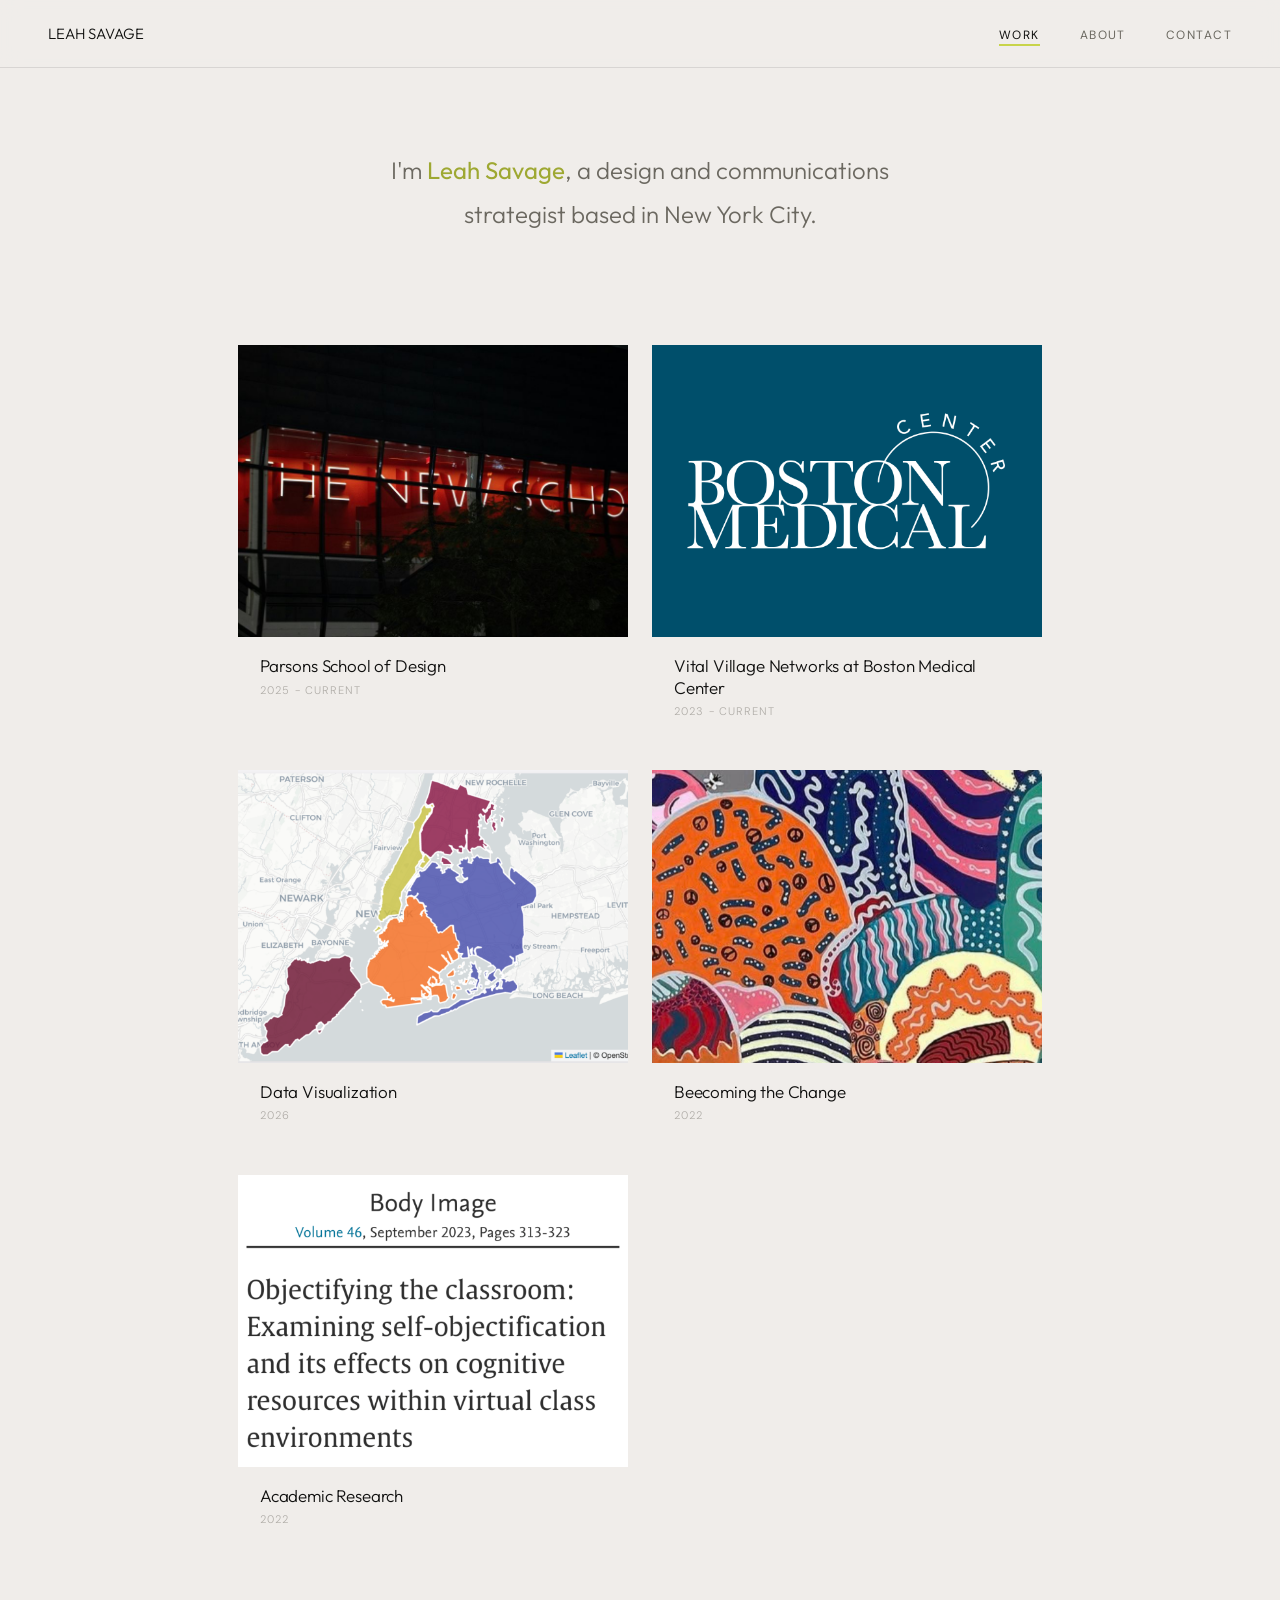
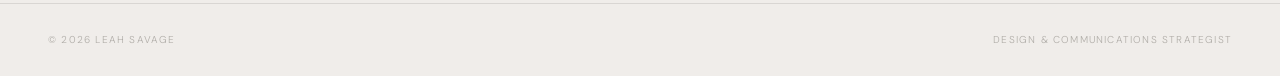
<file: index.html>
<!DOCTYPE html>
<html lang="en">
<head>
  <meta charset="UTF-8" />
  <meta name="viewport" content="width=device-width, initial-scale=1.0" />
  <title>Leah Savage</title>
  <link rel="stylesheet" href="style.css" />
  <style>
    .work-grid .work-card { opacity: 0; transform: translateY(14px); animation: fadeUp 0.6s ease forwards; }
    .work-grid .work-card:nth-child(1)  { animation-delay: 0.12s; }
    .work-grid .work-card:nth-child(2)  { animation-delay: 0.18s; }
    .work-grid .work-card:nth-child(3)  { animation-delay: 0.24s; }
    .work-grid .work-card:nth-child(4)  { animation-delay: 0.30s; }
    .work-grid .work-card:nth-child(5)  { animation-delay: 0.36s; }
    .work-grid .work-card:nth-child(6)  { animation-delay: 0.42s; }
    .work-grid .work-card:nth-child(7)  { animation-delay: 0.48s; }
    .work-grid .work-card:nth-child(8)  { animation-delay: 0.54s; }
    .work-grid .work-card:nth-child(9)  { animation-delay: 0.60s; }
    .work-grid .work-card:nth-child(10) { animation-delay: 0.66s; }
  </style>
</head>
<body>

<nav>
  <a href="index.html" class="nav-name">Leah Savage</a>
  <ul class="nav-links">
    <li><a href="index.html" class="active">Work</a></li>
    <li><a href="about.html">About</a></li>
    <li><a href="contact.html">Contact</a></li>
  </ul>
</nav>

<main class="page">

<div class="work-hero fade-in">
  <p class="work-hero-statement">
    I'm <span class="name">Leah Savage</span>, a design and communications strategist based in New York City.
  </p>
</div>

  <div class="work-grid">

   
      <a href="work-01.html" class="work-card">
  <div class="work-card-thumb">
    <img src="images/work-01.jpg" alt="Parsons School of Design" />
  </div>
  <div class="work-card-info">
    <div class="work-card-title">Parsons School of Design</div>
    <div class="work-card-year">2025 - Current</div>
  </div>
</a>
    </a>

    <a href="work-02.html" class="work-card">
      <div class="work-card-thumb">
        <img src="images/work-02.png" alt="Project Title Two" />
      </div>
        <div class="work-card-info">
    <div class="work-card-title">Vital Village Networks at Boston Medical Center</div>
    <div class="work-card-year">2023 - Current</div>
      </div>
    </a>

    <a href="work-03.html" class="work-card">
       <div class="work-card-thumb">
        <img src="images/work-03.png" alt="Project Title Two" />
      </div>
        <div class="work-card-info">
    <div class="work-card-title">Data Visualization</div>
    <div class="work-card-year">2026</div>
      </div>
    </a>

      <a href="work-04.html" class="work-card">
       <div class="work-card-thumb">
        <img src="images/work-04.png" alt="Project Title Two" />
      </div>
        <div class="work-card-info">
    <div class="work-card-title">Beecoming the Change</div>
    <div class="work-card-year">2022</div>
      </div>
    </a>

      <a href="work-05.html" class="work-card">
       <div class="work-card-thumb">
        <img src="images/work-05-cover2.png" alt="Project Title Two" />
      </div>
        <div class="work-card-info">
    <div class="work-card-title">Academic Research</div>
    <div class="work-card-year">2022</div>
      </div>
    </a>

  

  </div>

  <footer>
    <p>© 2026 Leah Savage</p>
    <p>Design & Communications Strategist</p>
  </footer>

</main>

<script>
function initNav() {
  const links = document.querySelectorAll('.nav-links a');
  const current = window.location.pathname.split('/').pop() || 'index.html';
  links.forEach(link => {
    if (link.getAttribute('href') === current) link.classList.add('active');
  });
}
document.addEventListener('DOMContentLoaded', initNav);
</script>
</body>
</html>
</file>
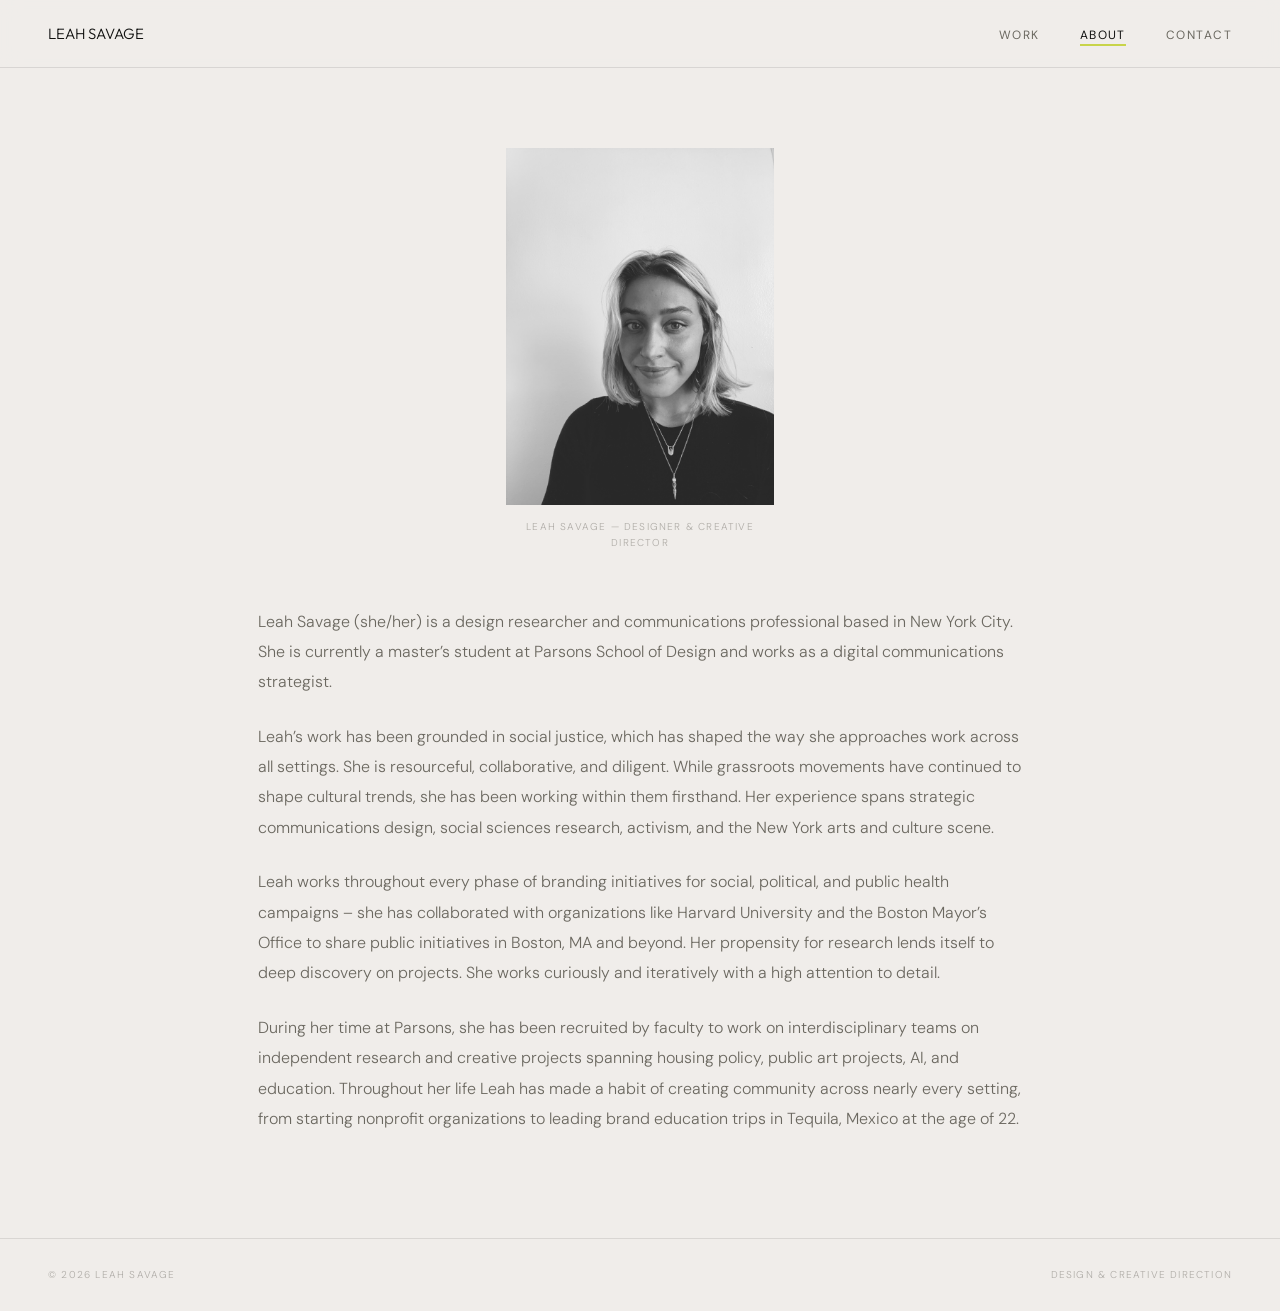
<file: about.html>
<!DOCTYPE html>
<html lang="en">
<head>
  <meta charset="UTF-8" />
  <meta name="viewport" content="width=device-width, initial-scale=1.0" />
  <title>About — Leah Savage</title>
  <link rel="stylesheet" href="style.css" />
</head>
<body>
<nav>
  <a href="index.html" class="nav-name">Leah Savage</a>
  <ul class="nav-links">
    <li><a href="index.html">Work</a></li>
    <li><a href="about.html" class="active">About</a></li>
    <li><a href="contact.html">Contact</a></li>
  </ul>
</nav>

<main class="page">
  <div class="about-layout">

    <div class="about-image-block fade-in">
      <div class="about-image">
      <img src="images/LS-headshot.JPG" alt="Leah Savage" />        <svg width="100%" height="100%" viewBox="0 0 400 533" xmlns="http://www.w3.org/2000/svg">
          <rect width="400" height="533" fill="#E8E4DF"/>
          <text x="200" y="280" fill="#B0ADA8" font-size="12" text-anchor="middle"
            font-family="'DM Sans', sans-serif" font-weight="300" letter-spacing="3">
            Your photo here
          </text>
        </svg>
      </div>
      <p class="about-image-caption">Leah Savage — Designer &amp; Creative Director</p>
    </div>

    <div class="about-text">
      <div class="about-body-text fade-in">
        <p> Leah Savage (she/her) is a design researcher and communications professional based in New York City. She is currently a master’s student at Parsons School of Design and works as a digital communications strategist.</p>
        <p>Leah’s work has been grounded in social justice, which has shaped the way she approaches work across all settings. She is resourceful, collaborative, and diligent. While grassroots movements have continued to shape cultural trends, she has been working within them firsthand. Her experience spans strategic communications design, social sciences research, activism, and the New York arts and culture scene.</p>
        <p>Leah works throughout every phase of branding initiatives for social, political, and public health campaigns – she has collaborated with organizations like Harvard University and the Boston Mayor’s Office to share public initiatives in Boston, MA and beyond. Her propensity for research lends itself to deep discovery on projects. She works curiously and iteratively with a high attention to detail.</p>
        <p>During her time at Parsons, she has been recruited by faculty to work on interdisciplinary teams on independent research and creative projects spanning housing policy, public art projects, AI, and education. Throughout her life Leah has made a habit of creating community across nearly every setting, from starting nonprofit organizations to leading brand education trips in Tequila, Mexico at the age of 22.</p>
      </div>
    </div>

  </div>

  <footer>
    <p>© 2026 Leah Savage</p>
    <p>Design & Creative Direction</p>
  </footer>
</main>
</body>
</html>
</file>
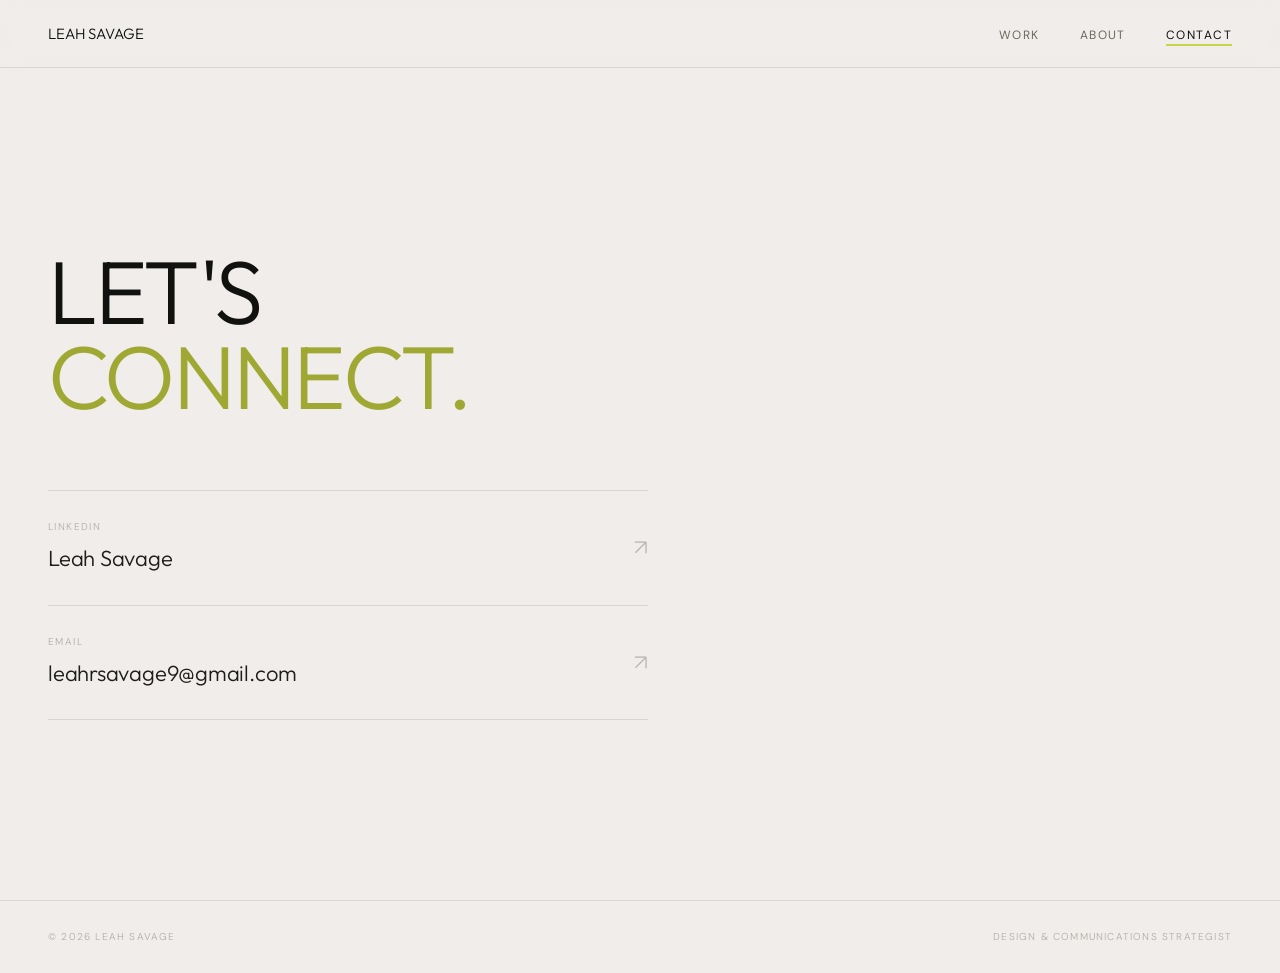
<file: contact.html>
<!DOCTYPE html>
<html lang="en">
<head>
  <meta charset="UTF-8" />
  <meta name="viewport" content="width=device-width, initial-scale=1.0" />
  <title>Contact — Leah Savage</title>
  <link rel="stylesheet" href="style.css" />
</head>
<body>
<nav>
  <a href="index.html" class="nav-name">Leah Savage</a>
  <ul class="nav-links">
    <li><a href="index.html">Work</a></li>
    <li><a href="about.html">About</a></li>
    <li><a href="contact.html" class="active">Contact</a></li>
  </ul>
</nav>

<main class="page">
  <div class="contact-layout">
    <h1 class="fade-in">Let's<br><span>connect.</span></h1>
    <div class="contact-links">
      <a href="https://www.linkedin.com/in/leah-savage-1866381a3/" target="_blank" rel="noopener" class="contact-link fade-in">
        <div>
          <div class="contact-link-label">LinkedIn</div>
          <div class="contact-link-value">Leah Savage</div>
        </div>
        <div class="contact-link-arrow">↗</div>
      </a>
      <a href="mailto:your@email.com" class="contact-link fade-in">
        <div>
          <div class="contact-link-label">Email</div>
          <div class="contact-link-value">leahrsavage9@gmail.com</div>
        </div>
        <div class="contact-link-arrow">↗</div>
      </a>
    </div>
  </div>

  <footer>
    <p>© 2026 Leah Savage</p>
    <p>Design & Communications Strategist</p>
  </footer>
</main>
</body>
</html>
</file>
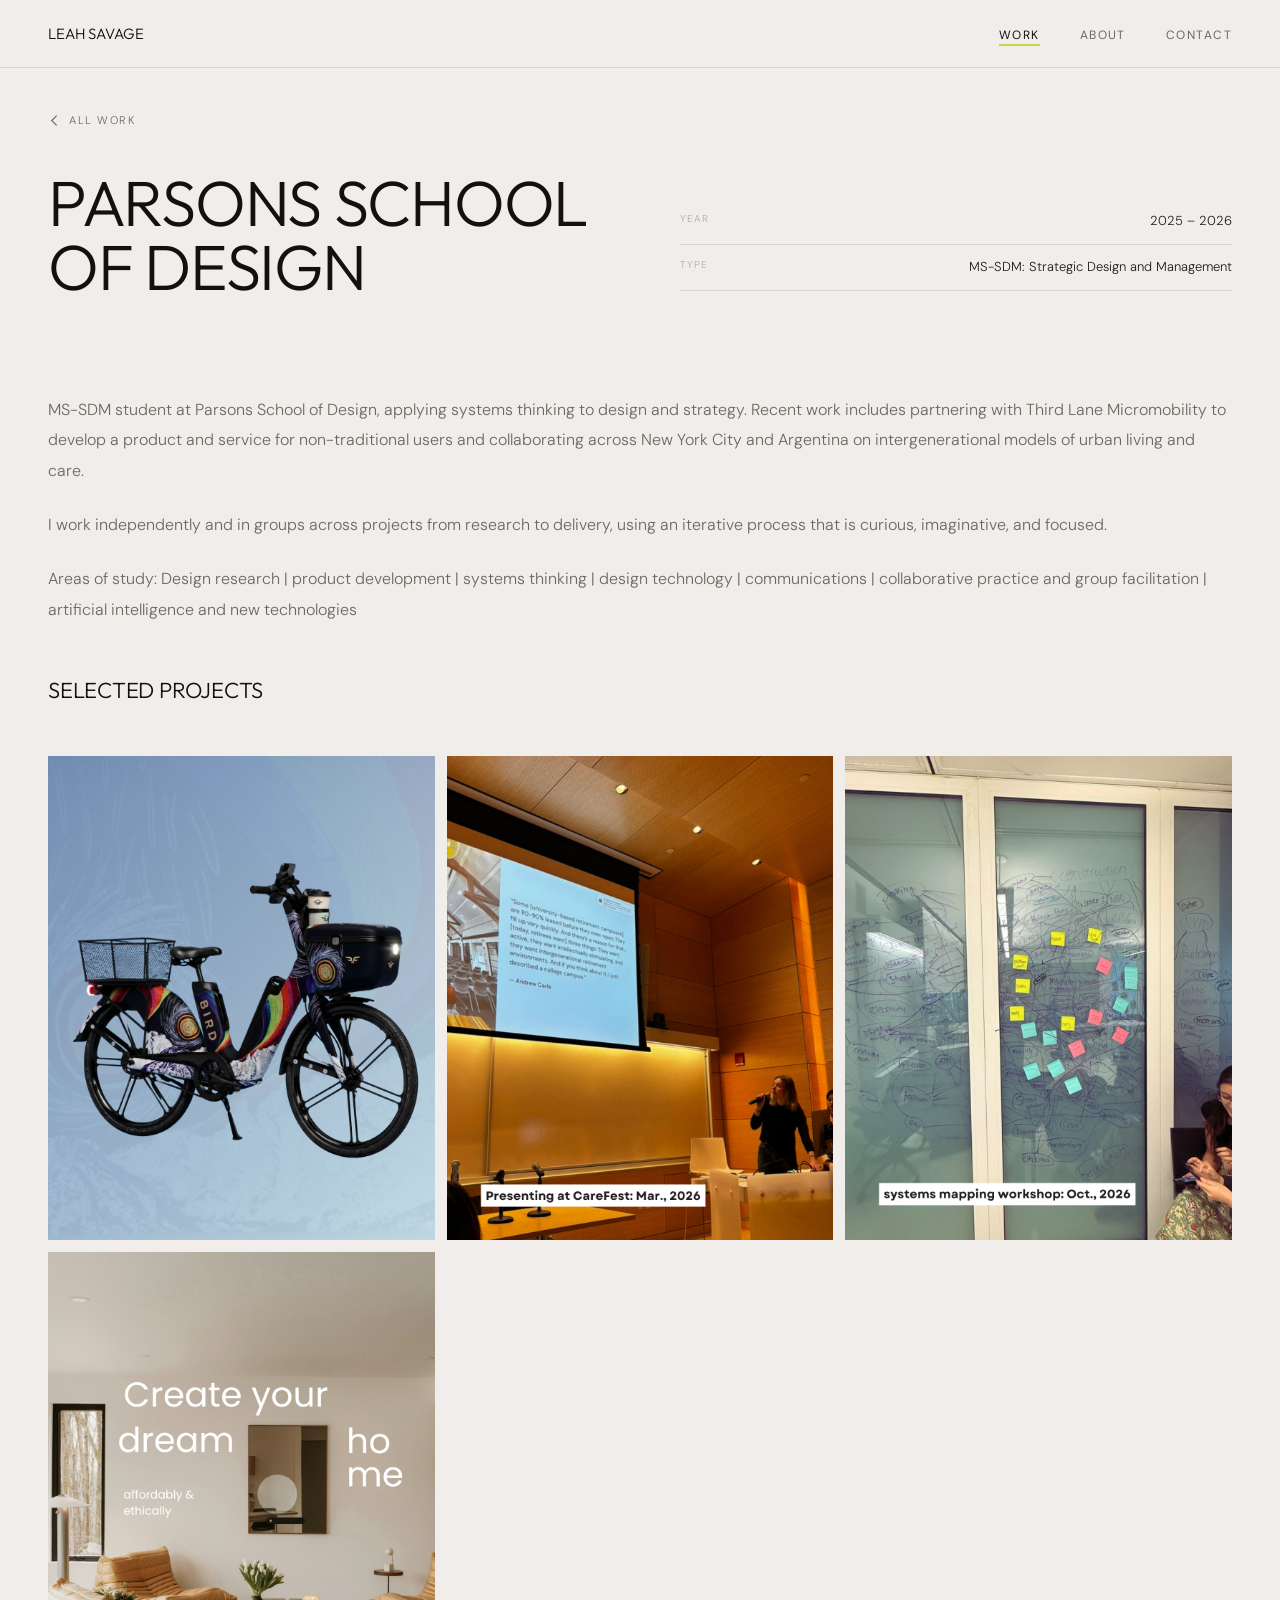
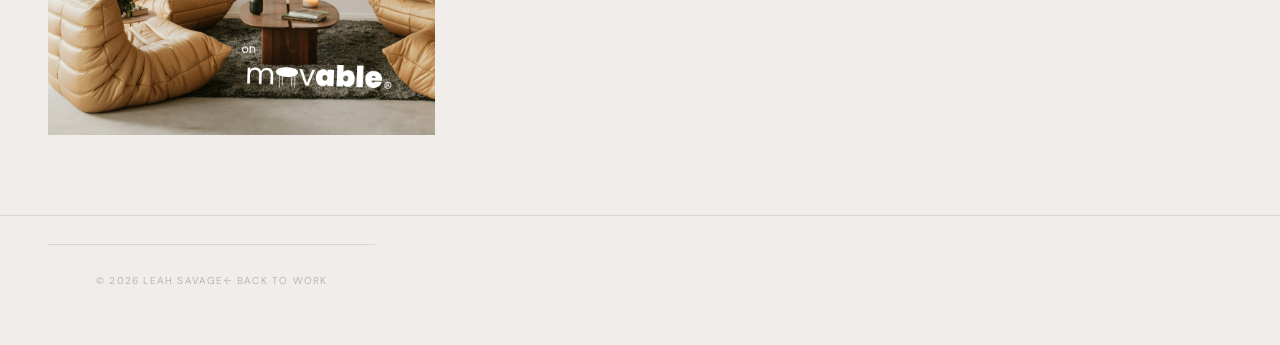
<file: work-01.html>
<!DOCTYPE html>
<html lang="en">
<head>
  <meta charset="UTF-8" />
  <meta name="viewport" content="width=device-width, initial-scale=1.0" />
  <title>Parsons School of Design — Leah Savage</title>
  <link rel="stylesheet" href="style.css" />
</head>
<body>
<nav>
  <a href="index.html" class="nav-name">Leah Savage</a>
  <ul class="nav-links">
    <li><a href="index.html" class="active">Work</a></li>
    <li><a href="about.html">About</a></li>
    <li><a href="contact.html">Contact</a></li>
  </ul>
</nav>

<main class="page">

  <a href="index.html" class="detail-back fade-in">
    <svg viewBox="0 0 14 14" fill="none" xmlns="http://www.w3.org/2000/svg">
      <path d="M9 2L4 7L9 12" stroke="currentColor" stroke-width="1.2" stroke-linecap="round"/>
    </svg>
    All Work
  </a>

  <div class="detail-hero fade-in">
    <h1 class="detail-title">Parsons School of Design</h1>
    <div class="detail-meta">
      <div class="detail-meta-item">
        <span class="detail-meta-label">Year</span>
        <span class="detail-meta-value">2025 – 2026</span>
      </div>
      <div class="detail-meta-item">
        <span class="detail-meta-label">Type</span>
        <span class="detail-meta-value">MS-SDM: Strategic Design and Management</span>
      </div>
    </div>
  </div>

  <div class="detail-body fade-in">
    <p>MS-SDM student at Parsons School of Design, applying systems thinking to design and strategy. Recent work includes partnering with Third Lane Micromobility to develop a product and service for non-traditional users and collaborating across New York City and Argentina on intergenerational models of urban living and care.</p>
    <p>I work independently and in groups across projects from research to delivery, using an iterative process that is curious, imaginative, and focused.</p>
    <p>Areas of study: Design research | product development | systems thinking | design technology | communications | collaborative practice and group facilitation | artificial intelligence and new technologies</p>

    <h2>Selected Projects</h2>
  </div>

  <div class="project-grid fade-in">

    <div class="project-item">
      <img src="images/parsons-1.png" alt="External Engagement Studio — Third Lane Micromobility" />
      <div class="project-overlay">
        <div class="project-overlay-title">External Engagement Studio | Third Lane Micromobility</div>
        <ul>
          <li>Micromobility ridership skews 70% male and only 30% female; barriers of entry for women are perceived safety and product design.</li>
          <li>Recommend centering safety and belonging; product improvements to accommodate carrying more items on bikes and scooters and community partnerships for artistic skin designs.</li>
          <li><span class="callout">When you design for the most constrained user, you design for everyone.</span></li>
        </ul>
      </div>
    </div>

    <div class="project-item">
      <img src="images/parsons-2.png" alt="Intergenerational Design" />
      <div class="project-overlay">
        <div class="project-overlay-title">Intergenerational Design</div>
        <ul>
          <li>While universities across the country face dropping attendance and income, people 55+ hold over 70% of the US's wealth and many will require retirement housing and care.</li>
          <li>Care workers provide important work in society, yet many struggle to earn a reliable income and secure housing.</li>
          <li>Through desk research, interviews, site visits, and close work with my professors, I developed a strategic case for intergenerational living movements and presented recommendations directly to stakeholders.</li>
          <li><span class="callout">The value of intergenerational thinking extends far beyond housing and education — it can strengthen any movement or campaign.</span></li>
        </ul>
      </div>
    </div>

    <div class="project-item">
      <img src="images/parsons-3.png" alt="Project Facilitation and Collaborative Practice" />
      <div class="project-overlay">
        <div class="project-overlay-title">Project Facilitation & Collaborative Practice</div>
        <ul>
          <li>Consistently took a leadership role in a studio dedicated to collaborative practice.</li>
          <li>Facilitated systems mapping, journey mapping, concept linking, and futurist workshops.</li>
        </ul>
      </div>
    </div>

  <div class="project-item">
      <img src="images/parsons-4.png" alt="New Business Models" />
      <div class="project-overlay">
        <div class="project-overlay-title">New Business Models</div>
        <ul>
          <li>Challenge: Design a new, profitable business with a focus on sustainability.</li>
          <li>Think Depop meets Craigslist meets Etsy — a furniture sale and resale platform supporting local buyers and artists.</li>
          <li>Users curate their home through the app; local artists can set up a shop without needing their own website or marketing presence.</li>
        </ul>
      </div>
    </div>

  </div>

  <footer>

  <footer>
    <p>© 2026 Leah Savage</p>
    <a href="index.html">← Back to Work</a>
  </footer>

  <script>
  document.querySelectorAll('.project-item').forEach(function(item) {
    item.addEventListener('click', function() {
      var isActive = this.classList.contains('active');
      document.querySelectorAll('.project-item').forEach(function(el) {
        el.classList.remove('active');
      });
      if (!isActive) this.classList.add('active');
    });
  });
</script>

</main>
</body>
</html>
</file>
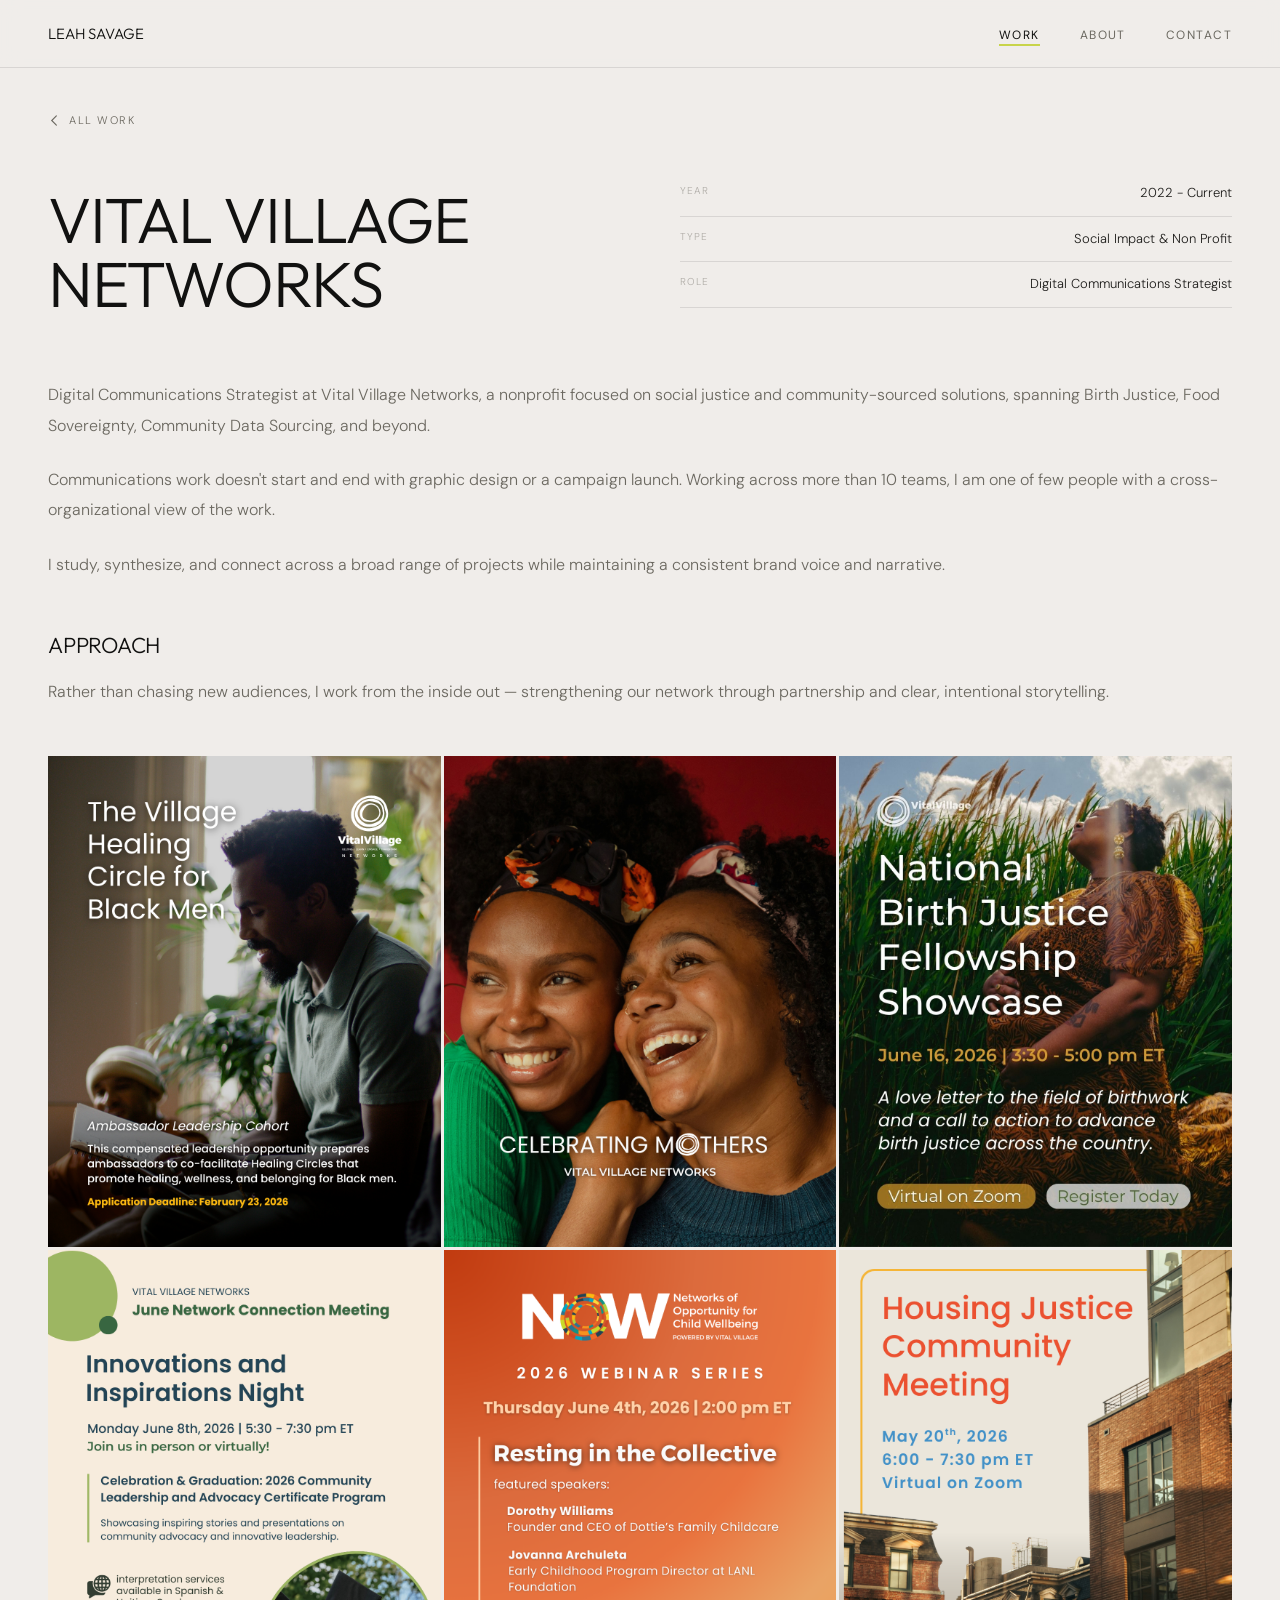
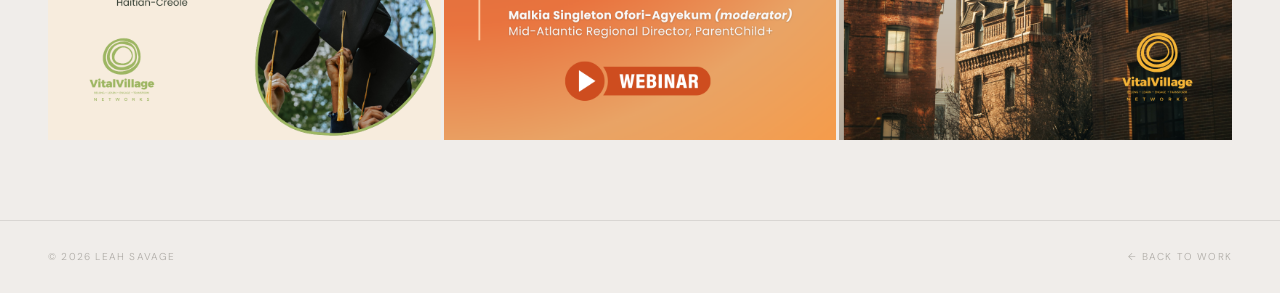
<file: work-02.html>
<!DOCTYPE html>
<html lang="en">
<head>
  <meta charset="UTF-8" />
  <meta name="viewport" content="width=device-width, initial-scale=1.0" />
  <title>Project Title 02 — Leah Savage</title>
  <link rel="stylesheet" href="style.css" />
</head>
<body>
<nav>
  <a href="index.html" class="nav-name">Leah Savage</a>
  <ul class="nav-links">
    <li><a href="index.html" class="active">Work</a></li>
    <li><a href="about.html">About</a></li>
    <li><a href="contact.html">Contact</a></li>
  </ul>
</nav>

<main class="page">

  <a href="index.html" class="detail-back fade-in">
    <svg viewBox="0 0 14 14" fill="none" xmlns="http://www.w3.org/2000/svg">
      <path d="M9 2L4 7L9 12" stroke="currentColor" stroke-width="1.2" stroke-linecap="round"/>
    </svg>
    All Work
  </a>

  <div class="detail-hero fade-in">
    <h1 class="detail-title">Vital Village Networks</h1>
    <div class="detail-meta">
      <div class="detail-meta-item">
        <span class="detail-meta-label">Year</span>
        <span class="detail-meta-value">2022 - Current</span>
      </div>
      <div class="detail-meta-item">
        <span class="detail-meta-label">Type</span>
        <span class="detail-meta-value">Social Impact & Non Profit</span>
      </div>
      <div class="detail-meta-item">
        <span class="detail-meta-label">Role</span>
        <span class="detail-meta-value">Digital Communications Strategist</span>
      </div>
    </div>
  </div>


<div class="detail-body no-cover fade-in">
    <p>Digital Communications Strategist at Vital Village Networks, a nonprofit focused on social justice and community-sourced solutions, spanning Birth Justice, Food Sovereignty, Community Data Sourcing, and beyond.</p>
    <p>Communications work doesn't start and end with graphic design or a campaign launch. Working across more than 10 teams, I am one of few people with a cross-organizational view of the work. </p>
    <p>I study, synthesize, and connect across a broad range of projects while maintaining a consistent brand voice and narrative.</p>
    <h2>Approach</h2>
    <p>Rather than chasing new audiences, I work from the inside out — strengthening our network through partnership and clear, intentional storytelling.</p>
  </div>

  <div class="detail-images-gallery fade-in">
  <div class="detail-image">
    <img src="images/vvn-1.png" alt="Vital Village Networks" />
  </div>
  <div class="detail-image">
    <img src="images/vvn-2.png" alt="Vital Village Networks" />
  </div>
  <div class="detail-image">
    <img src="images/vvn-3.jpg" alt="Vital Village Networks" />
  </div>
  <div class="detail-image">
    <img src="images/vvn-4.png" alt="Vital Village Networks" />
  </div>
  <div class="detail-image">
    <img src="images/vvn-5.png" alt="Vital Village Networks" />
  </div>
  <div class="detail-image">
    <img src="images/vvn-6.png" alt="Vital Village Networks" />
  </div>
</div>
  

  <footer>
    <p>© 2026 Leah Savage</p>
    <a href="index.html">← Back to Work</a>
  </footer>

</main>
</body>
</html>
</file>
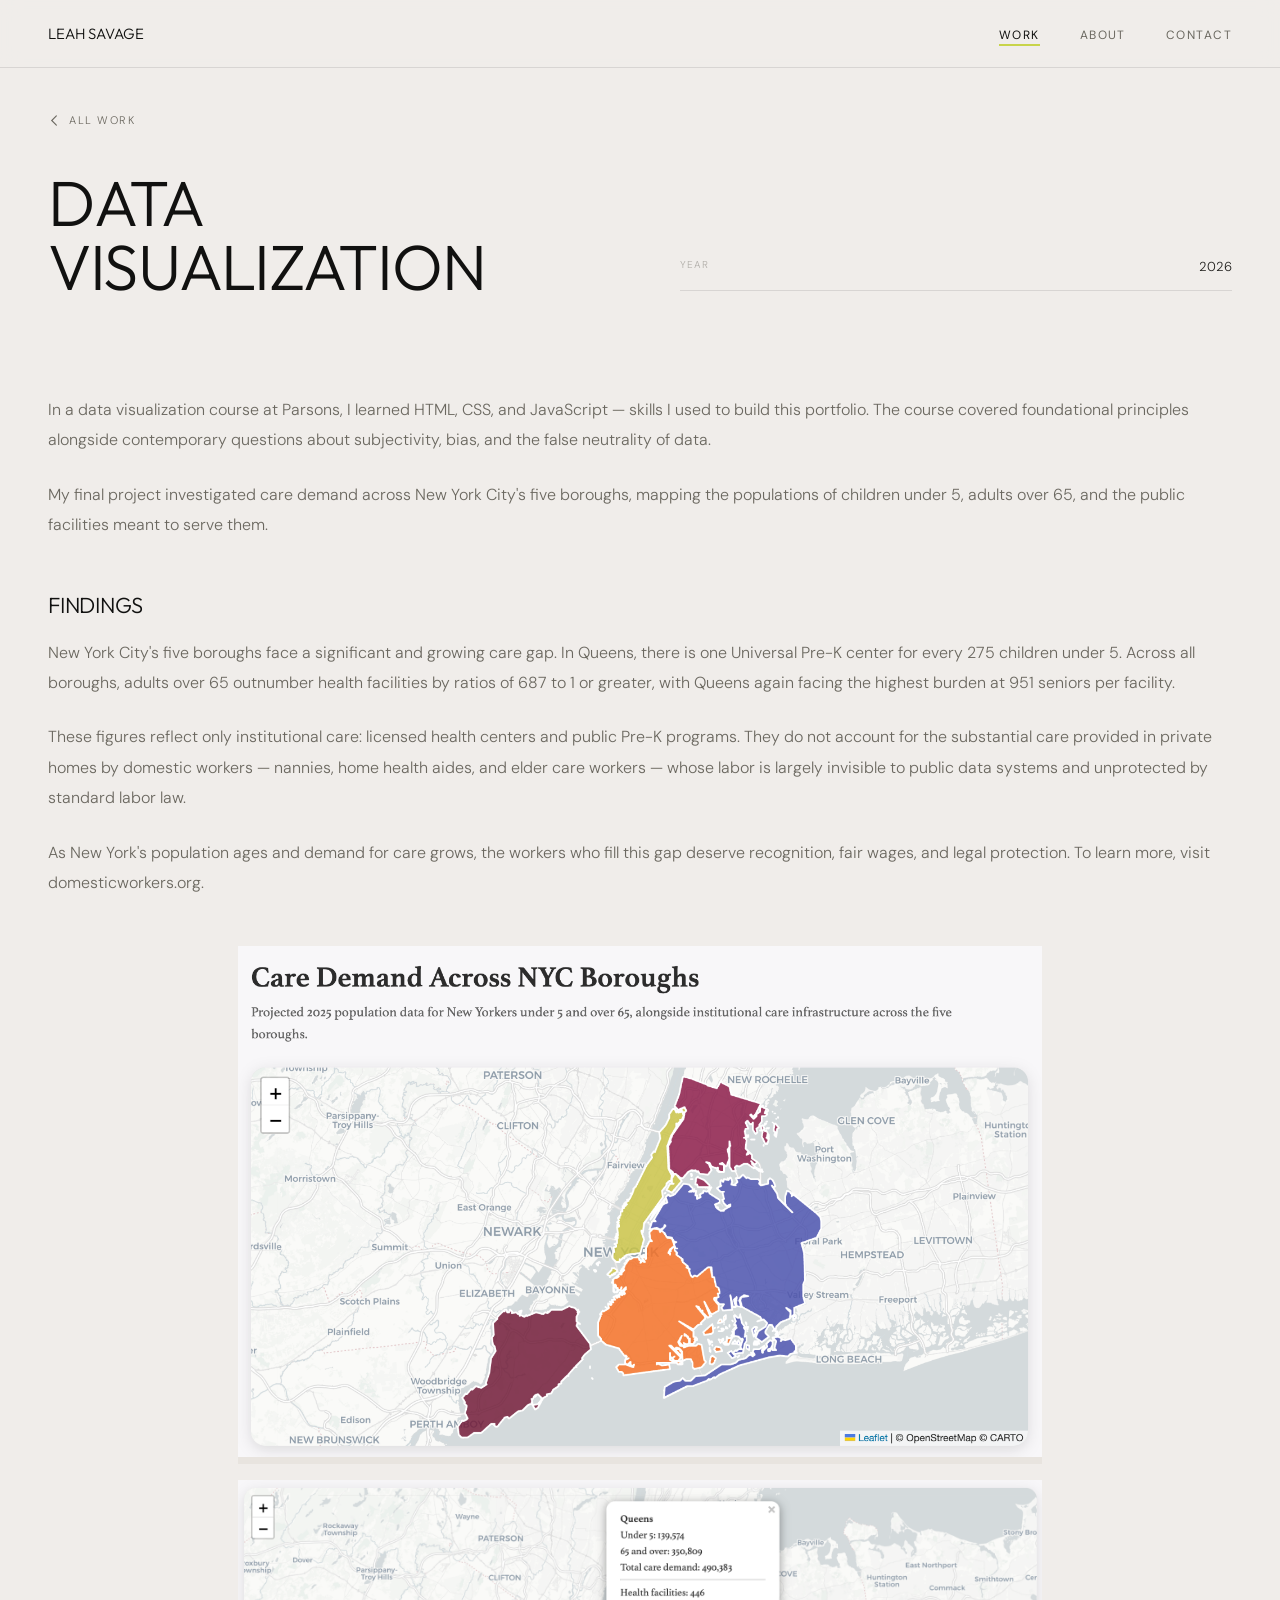
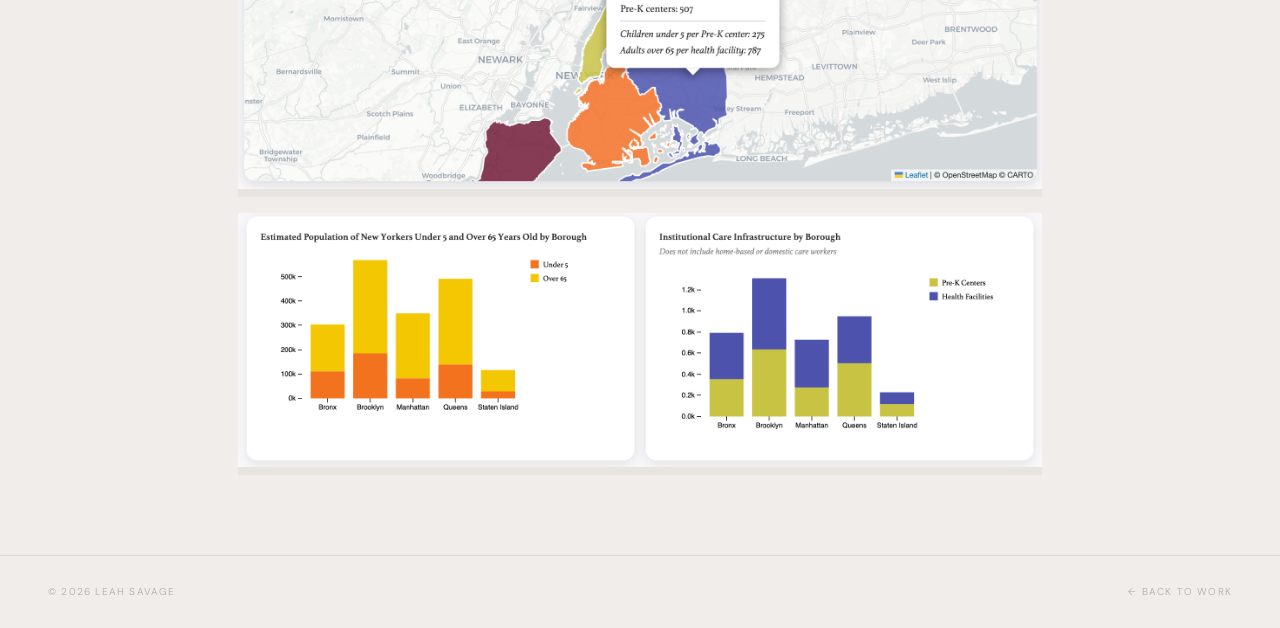
<file: work-03.html>
<!DOCTYPE html>
<html lang="en">
<head>
  <meta charset="UTF-8" />
  <meta name="viewport" content="width=device-width, initial-scale=1.0" />
  <title>Project Title 03 — Leah Savage</title>
  <link rel="stylesheet" href="style.css" />
</head>
<body>
<nav>
  <a href="index.html" class="nav-name">Leah Savage</a>
  <ul class="nav-links">
    <li><a href="index.html" class="active">Work</a></li>
    <li><a href="about.html">About</a></li>
    <li><a href="contact.html">Contact</a></li>
  </ul>
</nav>

<main class="page">

  <a href="index.html" class="detail-back fade-in">
    <svg viewBox="0 0 14 14" fill="none" xmlns="http://www.w3.org/2000/svg">
      <path d="M9 2L4 7L9 12" stroke="currentColor" stroke-width="1.2" stroke-linecap="round"/>
    </svg>
    All Work
  </a>

  <div class="detail-hero fade-in">
    <h1 class="detail-title">Data Visualization</h1>
    <div class="detail-meta">
      <div class="detail-meta-item">
        <span class="detail-meta-label">Year</span>
        <span class="detail-meta-value">2026</span>
      </div>
      </div>
    </div>
  </div>

  

  <div class="detail-body fade-in">
    <p>In a data visualization course at Parsons, I learned HTML, CSS, and JavaScript — skills I used to build this portfolio. The course covered foundational principles alongside contemporary questions about subjectivity, bias, and the false neutrality of data.</p>
    <p>My final project investigated care demand across New York City's five boroughs, mapping the populations of children under 5, adults over 65, and the public facilities meant to serve them.</p>
    <h2>Findings</h2>
    <p>New York City's five boroughs face a significant and growing care gap. In Queens, there is one Universal Pre-K center for every 275 children under 5. Across all boroughs, adults over 65 outnumber health facilities by ratios of 687 to 1 or greater, with Queens again facing the highest burden at 951 seniors per facility.</p>
    <p>These figures reflect only institutional care: licensed health centers and public Pre-K programs. They do not account for the substantial care provided in private homes by domestic workers — nannies, home health aides, and elder care workers — whose labor is largely invisible to public data systems and unprotected by standard labor law.</p>
    <p>As New York's population ages and demand for care grows, the workers who fill this gap deserve recognition, fair wages, and legal protection. To learn more, visit domesticworkers.org.</p>
  </div>

  <div class="detail-images-single fade-in">
  <div class="detail-image">
    <img src="images/parsons-map.png" alt="Care Demand Across NYC Boroughs" />
  </div>
  <div class="detail-image">
    <img src="images/parsons-map-popup.png" alt="Borough detail view" />
  </div>
  <div class="detail-image">
    <img src="images/parsons-charts.png" alt="Population and care infrastructure charts" />
  </div>
</div>

  <footer>
    <p>© 2026 Leah Savage</p>
    <a href="index.html">← Back to Work</a>
  </footer>

</main>
</body>
</html>
</file>
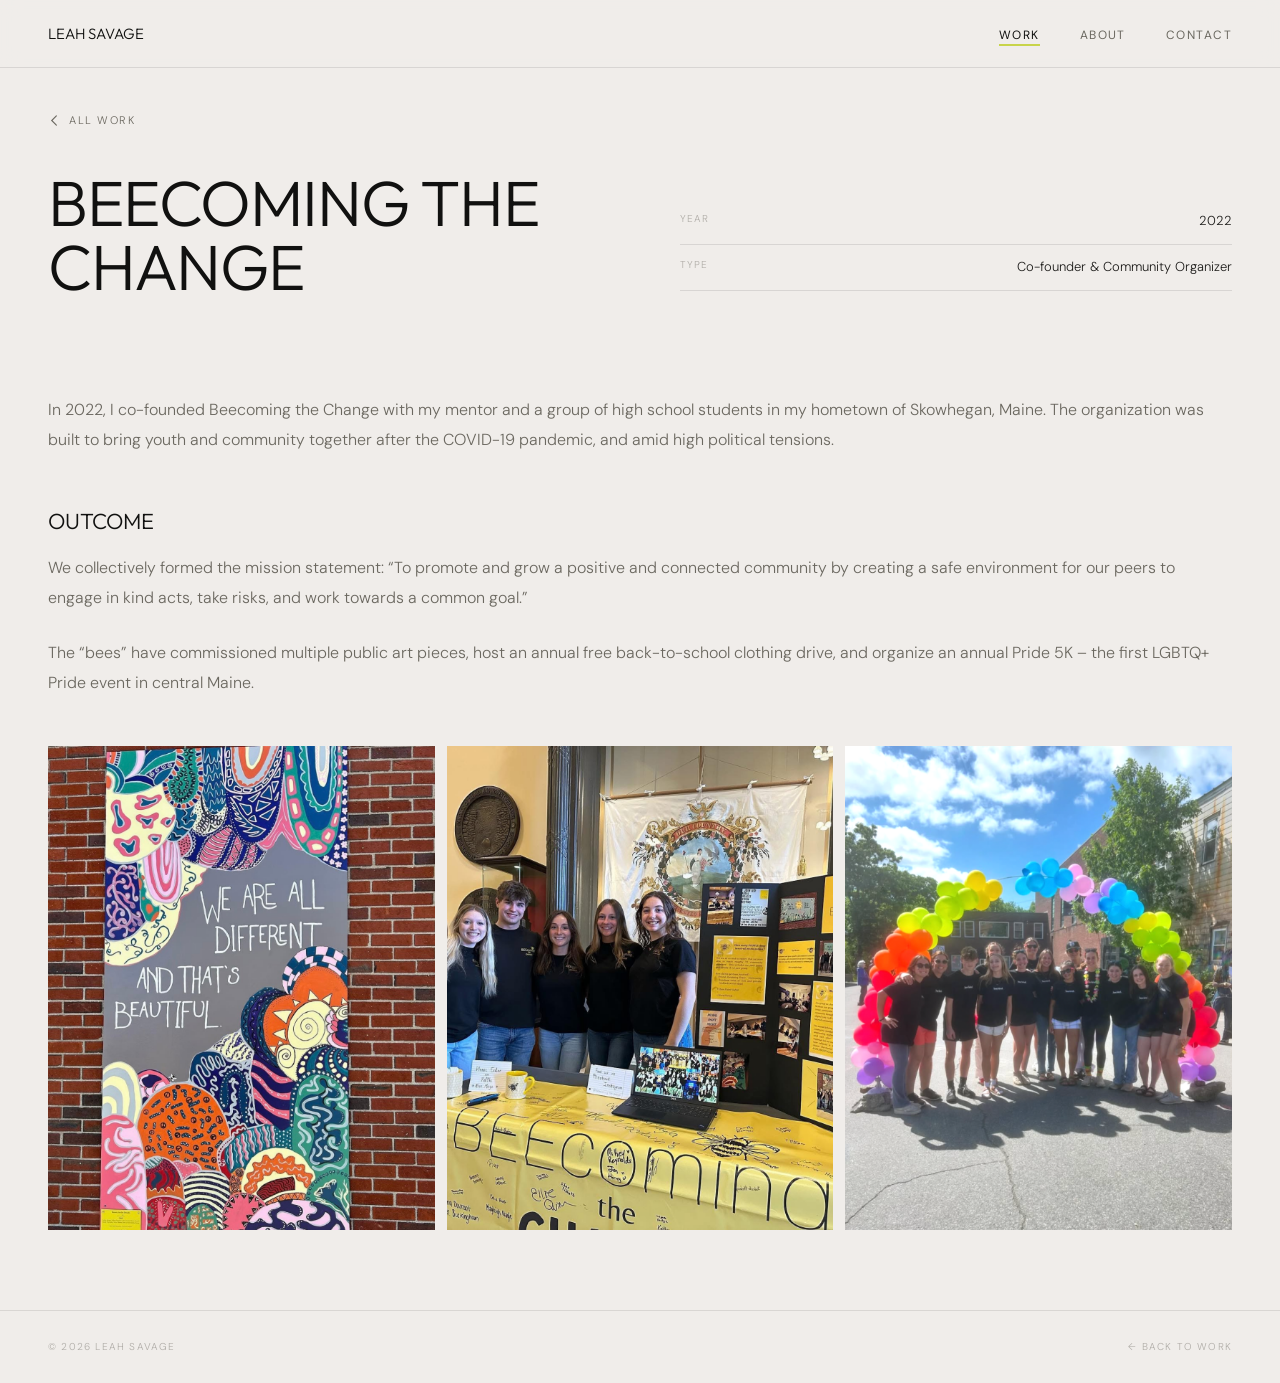
<file: work-04.html>
<!DOCTYPE html>
<html lang="en">
<head>
  <meta charset="UTF-8" />
  <meta name="viewport" content="width=device-width, initial-scale=1.0" />
  <title>Project Title 04 — Leah Savage</title>
  <link rel="stylesheet" href="style.css" />
</head>
<body>
<nav>
  <a href="index.html" class="nav-name">Leah Savage</a>
  <ul class="nav-links">
    <li><a href="index.html" class="active">Work</a></li>
    <li><a href="about.html">About</a></li>
    <li><a href="contact.html">Contact</a></li>
  </ul>
</nav>

<main class="page">

  <a href="index.html" class="detail-back fade-in">
    <svg viewBox="0 0 14 14" fill="none" xmlns="http://www.w3.org/2000/svg">
      <path d="M9 2L4 7L9 12" stroke="currentColor" stroke-width="1.2" stroke-linecap="round"/>
    </svg>
    All Work
  </a>

  <div class="detail-hero fade-in">
    <h1 class="detail-title">Beecoming the Change</h1>
    <div class="detail-meta">
      <div class="detail-meta-item">
        <span class="detail-meta-label">Year</span>
        <span class="detail-meta-value">2022</span>
      </div>
      <div class="detail-meta-item">
        <span class="detail-meta-label">Type</span>
        <span class="detail-meta-value">Co-founder & Community Organizer </span>
      </div>
    </div>
  </div>

  <div class="detail-body fade-in">
    <p>In 2022, I co-founded Beecoming the Change with my mentor and a group of high school students in my hometown of Skowhegan, Maine. The organization was built to bring youth and community together after the COVID-19 pandemic, and amid high political tensions. </p>
    <h2>Outcome</h2>
    <p>We collectively formed the mission statement: “To promote and grow a positive and connected community by creating a safe environment for our peers to engage in kind acts, take risks, and work towards a common goal.” </p>
    <p>The “bees” have commissioned multiple public art pieces, host an annual free back-to-school clothing drive, and organize an annual Pride 5K – the first LGBTQ+ Pride event in central Maine. </p>
  </div>

 <div class="project-grid fade-in">
  <div class="project-item">
    <img src="images/work-04a.png" alt="Project 4" />
  </div>
  <div class="project-item">
    <img src="images/work-04b.png" alt="Project 4" />
  </div>
  <div class="project-item">
    <img src="images/work-04c.png" alt="Project 4" />
  </div>
</div>

  <footer>
    <p>© 2026 Leah Savage</p>
    <a href="index.html">← Back to Work</a>
  </footer>

</main>
</body>
</html>
</file>
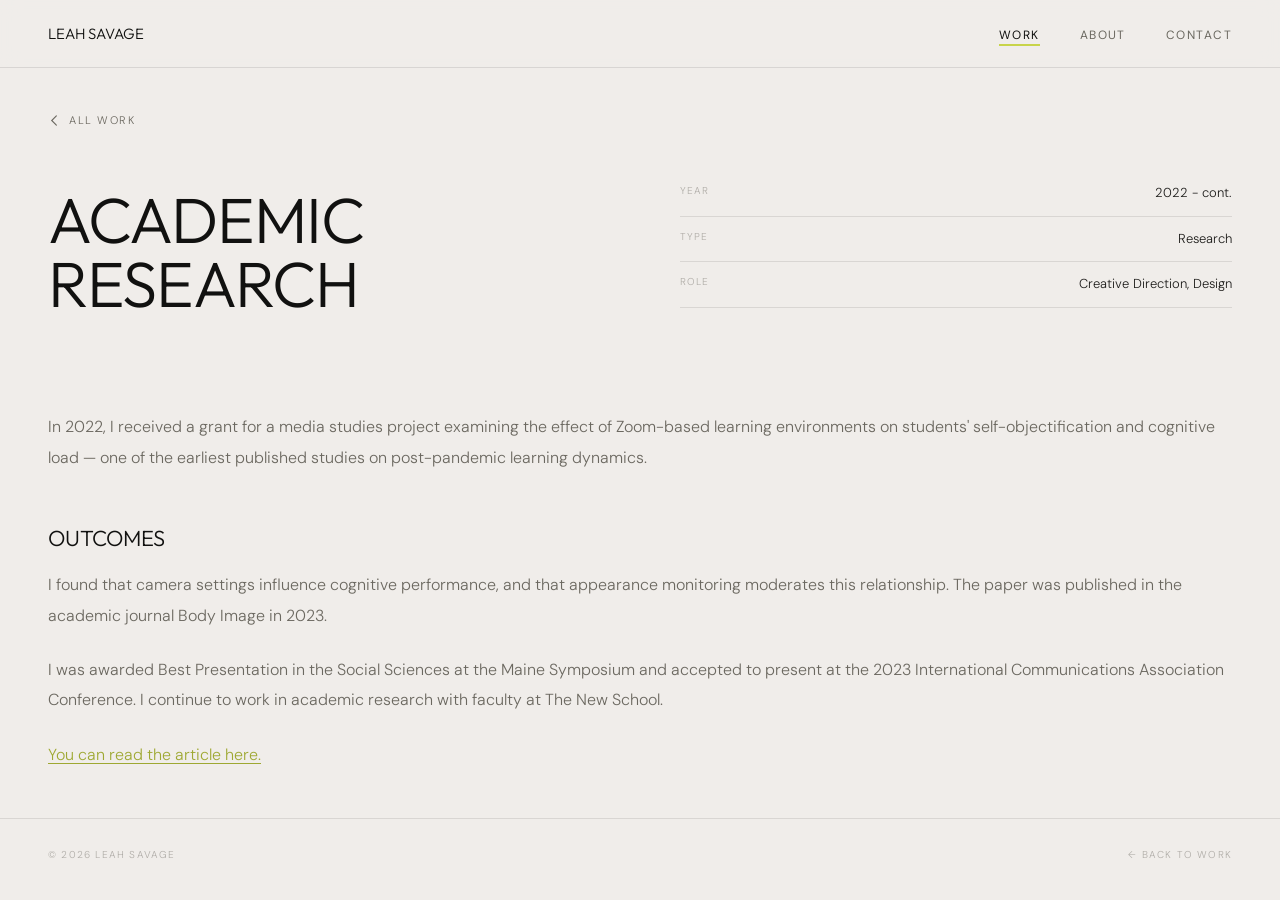
<file: work-05.html>
<!DOCTYPE html>
<html lang="en">
<head>
  <meta charset="UTF-8" />
  <meta name="viewport" content="width=device-width, initial-scale=1.0" />
  <title>Project Title 05 — Leah Savage</title>
  <link rel="stylesheet" href="style.css" />
</head>
<body>
<nav>
  <a href="index.html" class="nav-name">Leah Savage</a>
  <ul class="nav-links">
    <li><a href="index.html" class="active">Work</a></li>
    <li><a href="about.html">About</a></li>
    <li><a href="contact.html">Contact</a></li>
  </ul>
</nav>

<main class="page">

  <a href="index.html" class="detail-back fade-in">
    <svg viewBox="0 0 14 14" fill="none" xmlns="http://www.w3.org/2000/svg">
      <path d="M9 2L4 7L9 12" stroke="currentColor" stroke-width="1.2" stroke-linecap="round"/>
    </svg>
    All Work
  </a>

  <div class="detail-hero fade-in">
    <h1 class="detail-title">Academic Research</h1>
    <div class="detail-meta">
      <div class="detail-meta-item">
        <span class="detail-meta-label">Year</span>
        <span class="detail-meta-value">2022 - cont.</span>
      </div>
      <div class="detail-meta-item">
        <span class="detail-meta-label">Type</span>
        <span class="detail-meta-value">Research</span>
      </div>
      <div class="detail-meta-item">
        <span class="detail-meta-label">Role</span>
        <span class="detail-meta-value">Creative Direction, Design</span>
      </div>
    </div>
  </div>

  <div class="detail-body fade-in">
    <p>In 2022, I received a grant for a media studies project examining the effect of Zoom-based learning environments on students' self-objectification and cognitive load — one of the earliest published studies on post-pandemic learning dynamics.</p>
    <h2>Outcomes</h2>
    <p>I found that camera settings influence cognitive performance, and that appearance monitoring moderates this relationship. The paper was published in the academic journal Body Image in 2023.</p>
    <p>I was awarded Best Presentation in the Social Sciences at the Maine Symposium and accepted to present at the 2023 International Communications Association Conference. I continue to work in academic research with faculty at The New School.</p>
   <p><a href="https://www.sciencedirect.com/science/article/abs/pii/S1740144523000918" target="_blank" rel="noopener">You can read the article here.</a></p> 
  </div>

  <footer>
    <p>© 2026 Leah Savage</p>
    <a href="index.html">← Back to Work</a>
  </footer>

</main>
</body>
</html>
</file>
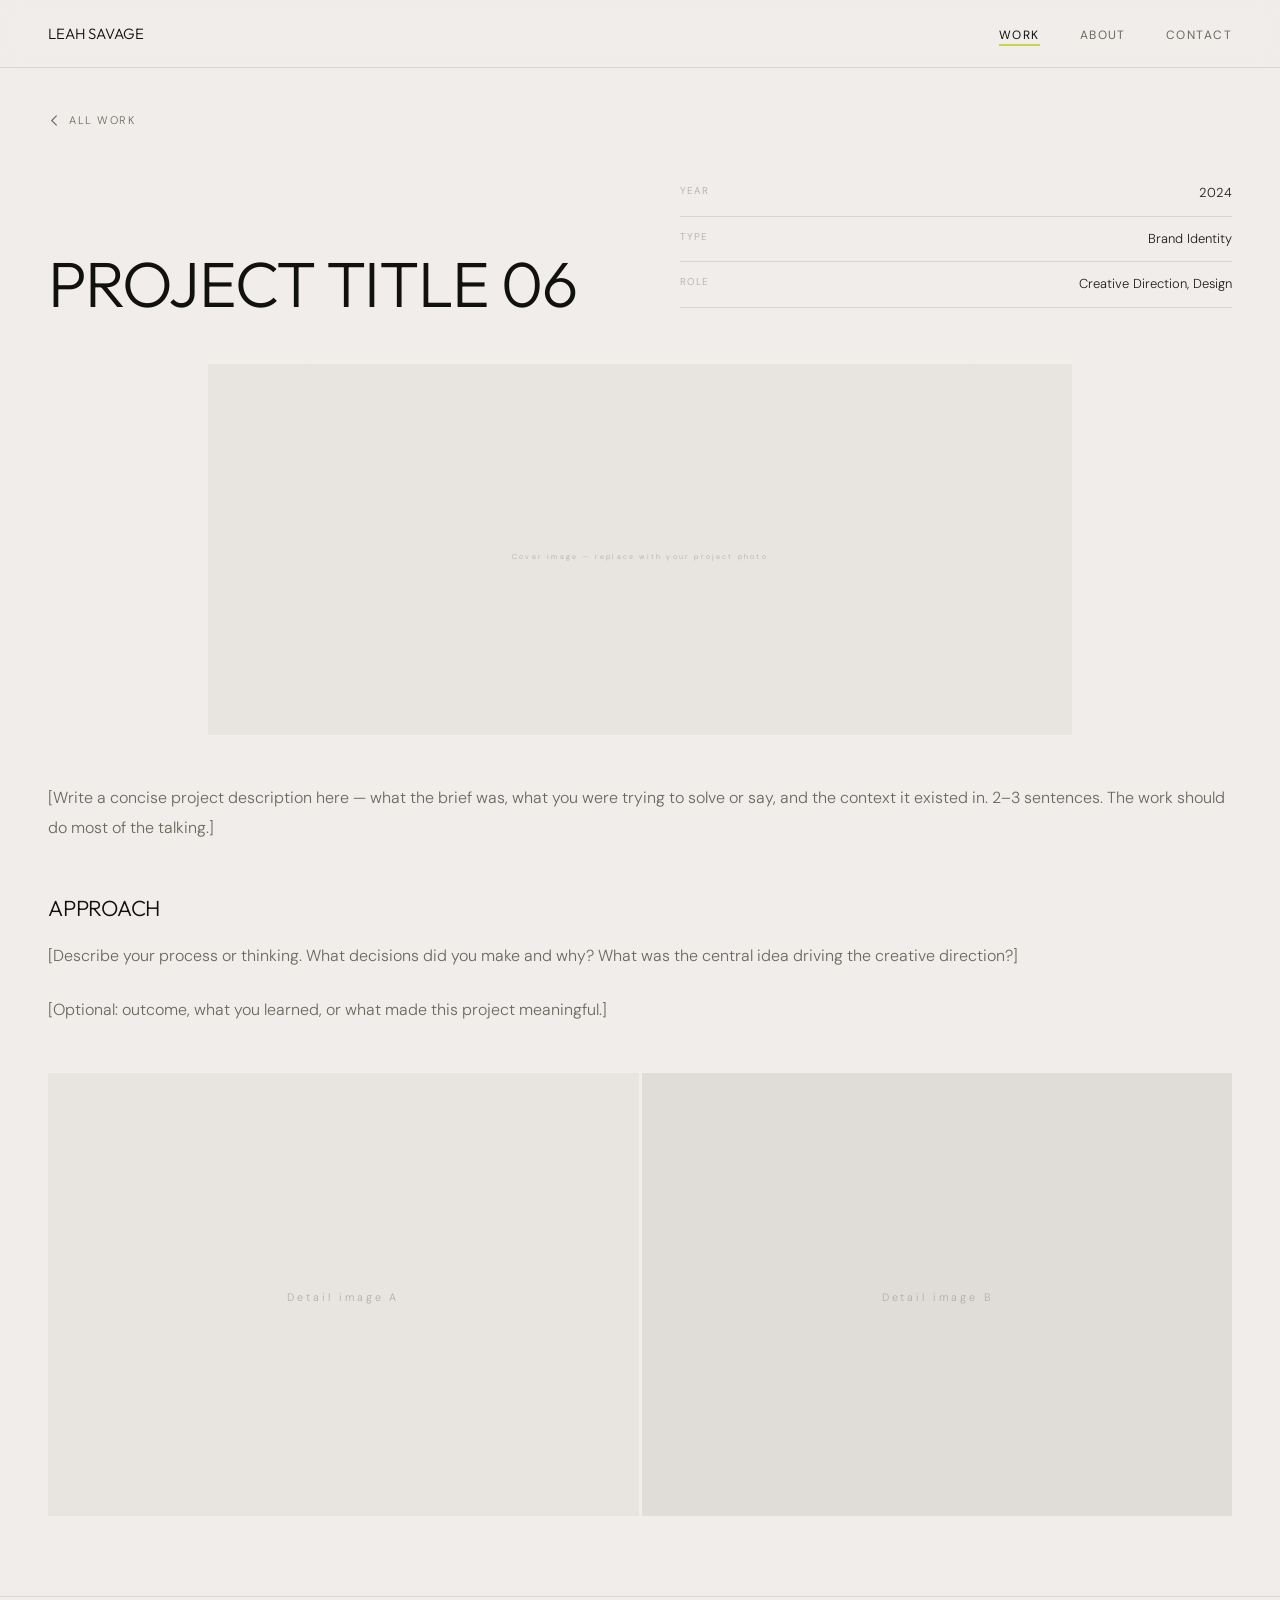
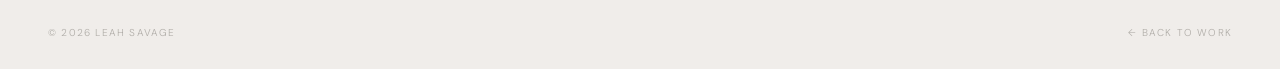
<file: work-06.html>
<!DOCTYPE html>
<html lang="en">
<head>
  <meta charset="UTF-8" />
  <meta name="viewport" content="width=device-width, initial-scale=1.0" />
  <title>Project Title 06 — Leah Savage</title>
  <link rel="stylesheet" href="style.css" />
</head>
<body>
<nav>
  <a href="index.html" class="nav-name">Leah Savage</a>
  <ul class="nav-links">
    <li><a href="index.html" class="active">Work</a></li>
    <li><a href="about.html">About</a></li>
    <li><a href="contact.html">Contact</a></li>
  </ul>
</nav>

<main class="page">

  <a href="index.html" class="detail-back fade-in">
    <svg viewBox="0 0 14 14" fill="none" xmlns="http://www.w3.org/2000/svg">
      <path d="M9 2L4 7L9 12" stroke="currentColor" stroke-width="1.2" stroke-linecap="round"/>
    </svg>
    All Work
  </a>

  <div class="detail-hero fade-in">
    <h1 class="detail-title">Project Title 06</h1>
    <div class="detail-meta">
      <div class="detail-meta-item">
        <span class="detail-meta-label">Year</span>
        <span class="detail-meta-value">2024</span>
      </div>
      <div class="detail-meta-item">
        <span class="detail-meta-label">Type</span>
        <span class="detail-meta-value">Brand Identity</span>
      </div>
      <div class="detail-meta-item">
        <span class="detail-meta-label">Role</span>
        <span class="detail-meta-value">Creative Direction, Design</span>
      </div>
    </div>
  </div>

  <div class="detail-cover fade-in">
    <div class="detail-cover-img">
      <!-- Replace with: <img src="images/work-06-cover.jpg" alt="Project Title 06" /> -->
      <svg width="100%" height="100%" viewBox="0 0 1200 675" xmlns="http://www.w3.org/2000/svg">
        <rect width="1200" height="675" fill="#E8E4DF"/>
        <text x="600" y="355" fill="#B0ADA8" font-size="13" text-anchor="middle"
          font-family="'DM Sans', sans-serif" font-weight="300" letter-spacing="4">
          Cover image — replace with your project photo
        </text>
      </svg>
    </div>
  </div>

  <div class="detail-body fade-in">
    <p>[Write a concise project description here — what the brief was, what you were trying to solve or say, and the context it existed in. 2–3 sentences. The work should do most of the talking.]</p>
    <h2>Approach</h2>
    <p>[Describe your process or thinking. What decisions did you make and why? What was the central idea driving the creative direction?]</p>
    <p>[Optional: outcome, what you learned, or what made this project meaningful.]</p>
  </div>

  <div class="detail-images fade-in">
    <div class="detail-image">
      <!-- Replace with: <img src="images/work-06-a.jpg" alt="Detail" /> -->
      <svg width="100%" height="100%" viewBox="0 0 600 450" xmlns="http://www.w3.org/2000/svg">
        <rect width="600" height="450" fill="#E8E4DF"/>
        <text x="300" y="232" fill="#B0ADA8" font-size="11" text-anchor="middle"
          font-family="'DM Sans', sans-serif" font-weight="300" letter-spacing="3">Detail image A</text>
      </svg>
    </div>
    <div class="detail-image">
      <!-- Replace with: <img src="images/work-06-b.jpg" alt="Detail" /> -->
      <svg width="100%" height="100%" viewBox="0 0 600 450" xmlns="http://www.w3.org/2000/svg">
        <rect width="600" height="450" fill="#E0DDD8"/>
        <text x="300" y="232" fill="#B0ADA8" font-size="11" text-anchor="middle"
          font-family="'DM Sans', sans-serif" font-weight="300" letter-spacing="3">Detail image B</text>
      </svg>
    </div>
  </div>

  <footer>
    <p>© 2026 Leah Savage</p>
    <a href="index.html">← Back to Work</a>
  </footer>

</main>
</body>
</html>
</file>
<file: style.css>
@import url('https://fonts.googleapis.com/css2?family=Outfit:wght@200;300;400;500&family=DM+Sans:ital,wght@0,300;0,400;1,300&display=swap');

:root {
  --bg: #F0EDEA;
  --black: #111110;
  --dark: #1E1D1B;
  --grey: #6B6860;
  --grey-light: #B0ADA8;
  --accent: #C8D44A;
  --accent-dark: #9EA832;
  --surface: #E8E4DF;
  --border: rgba(17,17,16,0.1);

--font-display: 'Outfit', sans-serif;
  --font-body: 'DM Sans', sans-serif;

  --nav-height: 68px;
  --max-width: 1280px;
  --grid-gap: 0px;
}

*, *::before, *::after { box-sizing: border-box; margin: 0; padding: 0; }
html { scroll-behavior: smooth; }

body {
  background: var(--bg);
  color: var(--dark);
  font-family: var(--font-body);
  font-weight: 300;
  line-height: 1.6;
  overflow-x: hidden;
}

nav {
  position: fixed;
  top: 0; left: 0; right: 0;
  height: var(--nav-height);
  display: flex;
  align-items: center;
  justify-content: space-between;
  padding: 0 48px;
  background: rgba(240,237,234,0.94);
  backdrop-filter: blur(10px);
  z-index: 100;
  border-bottom: 1px solid var(--border);
}
.nav-name {
  font-family: var(--font-display);
  font-size: 15px;
  font-weight: 300;
  letter-spacing: -0.01em;
  color: var(--black);
  text-decoration: none;
  text-transform: uppercase;
}
.nav-links {
  display: flex;
  gap: 40px;
  list-style: none;
}
.nav-links a {
  font-family: var(--font-body);
  font-size: 12px;
  letter-spacing: 0.12em;
  text-transform: uppercase;
  color: var(--grey);
  text-decoration: none;
  font-weight: 400;
  transition: color 0.18s;
}
.nav-links a:hover { color: var(--black); }
.nav-links a.active {
  color: var(--black);
  border-bottom: 2px solid var(--accent);
  padding-bottom: 1px;
}

.page {
  min-height: 100vh;
  padding-top: var(--nav-height);
}

/* WORK HERO */
.work-hero {
  padding: 80px 48px 56px;
  max-width: 680px;
  margin: 0 auto;
  text-align: center;
}
.work-hero-statement {
  font-family: var(--font-display);
  font-size: 24px;
  font-weight: 300;
  color: var(--grey);
  line-height: 1.85;
  border-left: none;
  padding-left: 0;
  font-style: normal;
  max-width: 100%;
}
.work-hero-statement .name {
  color: var(--accent-dark);
  font-weight: 400;
}

/* WORK GRID */
.work-grid {
  display: grid;
  grid-template-columns: repeat(2, 1fr);
  gap: 24px;
  background: var(--bg);
  margin-top: 52px;
  padding: 0 48px 48px;
  max-width: 900px;
  margin-left: auto;
  margin-right: auto;
}
.work-card {
  background: transparent;
  cursor: pointer;
  overflow: hidden;
  text-decoration: none;
  display: block;
  transition: background 0.2s;
  outline: none;
}
.work-card:hover { background: var(--surface); }
.work-card-thumb {
  width: 100%;
  aspect-ratio: 4/3;
  background: var(--surface);
  overflow: hidden;
}
.work-card-thumb img {
  width: 100%; height: 100%;
  object-fit: cover;
  transition: transform 0.55s ease;
}
.work-card:hover .work-card-thumb img { transform: scale(1.04); }
.work-card-thumb .thumb-placeholder { width: 100%; height: 100%; }
.work-card-info { padding: 18px 22px 26px; }
.work-card-title {
  font-family: var(--font-display);
  font-size: 17px;
  font-weight: 300;
  color: var(--black);
  line-height: 1.25;
  letter-spacing: -0.01em;
  transition: color 0.18s;
}
.work-card:hover .work-card-title { color: var(--accent-dark); }
.work-card-year {
  font-size: 11px;
  letter-spacing: 0.1em;
  color: var(--grey-light);
  margin-top: 5px;
  text-transform: uppercase;
}

/* DETAIL */
.detail-back {
  display: inline-flex;
  align-items: center;
  gap: 8px;
  font-size: 11px;
  letter-spacing: 0.14em;
  text-transform: uppercase;
  color: var(--grey);
  text-decoration: none;
  margin: 44px 48px 0;
  transition: color 0.18s;
}

.detail-body.no-cover {
  margin-top: 16px;
}

.detail-back:hover { color: var(--black); }
.detail-back svg { width: 13px; height: 13px; }
.detail-hero {
  padding: 36px 48px 48px;
  max-width: var(--max-width);
  margin: 0 auto;
  display: grid;
  grid-template-columns: 1fr 1fr;
  gap: 80px;
  align-items: end;
}
.detail-title {
  font-family: var(--font-display);
  font-size: clamp(36px, 5vw, 68px);
  font-weight: 300;
  line-height: 1.0;
  letter-spacing: -0.02em;
  color: var(--black);
  text-transform: uppercase;
}
.detail-meta { padding-bottom: 8px; }
.detail-meta-item {
  display: flex;
  justify-content: space-between;
  padding: 12px 0;
  border-bottom: 1px solid var(--border);
  font-size: 13px;
}
.detail-meta-label {
  color: var(--grey-light);
  letter-spacing: 0.1em;
  text-transform: uppercase;
  font-size: 10px;
}
.detail-meta-value { color: var(--dark); }
.detail-cover {
  width: 75%;
  max-width: var(--max-width);
  margin: 0 auto;
  padding: 0 48px;
}
.detail-cover-img {
  width: 100%;
  aspect-ratio: 21/9;
  background: var(--surface);
  overflow: hidden;
}
.detail-cover-img img { width: 100%; height: 100%; object-fit: cover; }
.detail-body {
  max-width: var(--max-width);
  margin: 48px auto;
  padding: 0 48px;
}
.detail-body p {
  font-size: 16px;
  line-height: 1.9;
  color: var(--grey);
  margin-bottom: 24px;
  font-weight: 300;
}
.detail-body h2 {
  font-family: var(--font-display);
  font-size: 22px;
  font-weight: 300;
  color: var(--black);
  margin: 48px 0 14px;
  letter-spacing: -0.01em;
  text-transform: uppercase;
}
.detail-images {
  max-width: var(--max-width);
  margin: 0 auto 80px;
  padding: 0 48px;
  display: grid;
  grid-template-columns: 1fr 1fr;
  gap: 3px;
}
.detail-image {
  background: var(--surface);
  aspect-ratio: 4/3;
  overflow: hidden;
}
.detail-image img { width: 100%; height: 100%; object-fit: cover; }

.detail-body a {
  color: var(--accent-dark);
  text-decoration: underline;
  text-underline-offset: 3px;
  transition: color 0.18s;
}
.detail-body a:hover {
  color: var(--black);
}

/* ABOUT */

/* ABOUT */
.about-layout {
  max-width: 860px;
  margin: 0 auto;
  padding: 80px 48px;
  display: flex;
  flex-direction: column;
  align-items: center;
}
.about-image-block {
  width: 35%;
  margin-bottom: 56px;
}
.about-image {
  width: 100%;
  aspect-ratio: 3/4;
  background: var(--surface);
  overflow: hidden;
}
.about-image img { width: 100%; height: 100%; object-fit: cover; }
.about-image-caption {
  font-size: 10px;
  letter-spacing: 0.12em;
  text-transform: uppercase;
  color: var(--grey-light);
  margin-top: 14px;
  text-align: center;
}
.about-text { width: 100%; }
.about-text h1 {
  font-family: var(--font-display);
  font-size: clamp(32px, 4vw, 52px);
  font-weight: 300;
  line-height: 1.0;
  letter-spacing: -0.02em;
  margin-bottom: 36px;
  color: var(--black);
  text-transform: uppercase;
}
.about-text h1 span {
  display: block;
  color: var(--accent-dark);
}
.about-body-text {
  font-size: 16px;
  line-height: 1.9;
  color: var(--grey);
  font-weight: 300;
}
.about-body-text p { margin-bottom: 24px; }

/* CONTACT */
.contact-layout {
  max-width: var(--max-width);
  margin: 0 auto;
  padding: 80px 48px;
  min-height: calc(100vh - var(--nav-height));
  display: flex;
  flex-direction: column;
  justify-content: center;
}
.contact-layout h1 {
  font-family: var(--font-display);
  font-size: clamp(48px, 7vw, 96px);
  font-weight: 300;
  line-height: 0.95;
  letter-spacing: -0.03em;
  margin-bottom: 72px;
  color: var(--black);
  text-transform: uppercase;
}
.contact-layout h1 span {
  display: block;
  color: var(--accent-dark);
}
.contact-links {
  display: flex;
  flex-direction: column;
  max-width: 600px;
}
.contact-link {
  display: flex;
  justify-content: space-between;
  align-items: center;
  padding: 28px 0;
  border-top: 1px solid var(--border);
  text-decoration: none;
  color: var(--dark);
  transition: color 0.18s;
}
.contact-link:last-child { border-bottom: 1px solid var(--border); }
.contact-link:hover { color: var(--accent-dark); }
.contact-link-label {
  font-size: 10px;
  letter-spacing: 0.14em;
  text-transform: uppercase;
  color: var(--grey-light);
  margin-bottom: 6px;
}
.contact-link-value {
  font-family: var(--font-display);
  font-size: 22px;
  font-weight: 300;
  letter-spacing: -0.01em;
}
.contact-link-arrow {
  font-size: 22px;
  opacity: 0.25;
  transition: opacity 0.18s, transform 0.18s;
  font-weight: 300;
}
.contact-link:hover .contact-link-arrow {
  opacity: 1;
  transform: translate(4px, -4px);
}

.detail-images-gallery {
  max-width: var(--max-width);
  margin: 0 auto 80px;
  padding: 0 48px;
  display: grid;
  grid-template-columns: repeat(3, 1fr);
  gap: 3px;
}
.detail-images-gallery .detail-image {
  aspect-ratio: 4/5;
}

/* PROJECT IMAGE + HOVER TEXT */
.project-grid {
  max-width: var(--max-width);
  margin: 48px auto 80px;
  padding: 0 48px;
  display: grid;
  grid-template-columns: repeat(3, 1fr);
  gap: 12px;
}
.project-item {
  position: relative;
  overflow: hidden;
  cursor: pointer;
}
.project-item img {
  width: 100%;
  aspect-ratio: 4/5;
  object-fit: cover;
  display: block;
  transition: transform 0.4s ease;
}
.project-item:hover img {
  transform: scale(1.03);
}
.project-overlay {
  position: absolute;
  inset: 0;
  background: rgba(17, 17, 16, 0.82);
  color: #F0EDEA;
  padding: 28px 24px;
  opacity: 0;
  transition: opacity 0.35s ease;
  overflow-y: auto;
  display: flex;
  flex-direction: column;
  gap: 12px;
}
.project-item:hover .project-overlay {
  opacity: 1;
}
.project-overlay-title {
  font-family: var(--font-display);
  font-size: 14px;
  font-weight: 400;
  color: var(--accent);
  letter-spacing: 0.01em;
  margin-bottom: 4px;
}
.project-overlay ul {
  padding-left: 16px;
  display: flex;
  flex-direction: column;
  gap: 8px;
}
.project-overlay li {
  font-size: 13px;
  line-height: 1.6;
  color: rgba(240, 237, 234, 0.85);
  font-weight: 300;
}
.project-overlay .callout {
  font-weight: 500;
  color: #F0EDEA;
}

/* SINGLE COLUMN IMAGES */
.detail-images-single {
  max-width: 900px;
  margin: 0 auto 80px;
  padding: 0 48px;
  display: flex;
  flex-direction: column;
  gap: 16px;
}
.detail-images-single .detail-image {
  aspect-ratio: unset;
  height: auto;
}
.detail-images-single .detail-image img {
  width: 100%;
  height: auto;
  object-fit: unset;
}

/* THREE COLUMN IMAGES */
.detail-images-three {
  max-width: var(--max-width);
  margin: 0 auto 80px;
  padding: 0 48px;
  display: grid;
  grid-template-columns: repeat(3, 1fr);
  gap: 12px;
}
.detail-images-three .detail-image {
  aspect-ratio: 1/1;
}

/* MOBILE TAP */
@media (max-width: 900px) {
  .project-grid {
    grid-template-columns: 1fr;
    padding: 0 24px;
  }
  .project-item.active .project-overlay {
    opacity: 1;
  }
  .project-overlay::after {
    content: 'Tap to close';
    display: block;
    font-size: 10px;
    letter-spacing: 0.12em;
    text-transform: uppercase;
    color: rgba(240,237,234,0.4);
    margin-top: 16px;
  }
}
/* FOOTER */
footer {
  padding: 28px 48px;
  border-top: 1px solid var(--border);
  display: flex;
  justify-content: space-between;
  align-items: center;
}
footer p, footer a {
  font-size: 10px;
  letter-spacing: 0.12em;
  text-transform: uppercase;
  color: var(--grey-light);
  text-decoration: none;
  transition: color 0.18s;
}
footer a:hover { color: var(--black); }

/* FADE IN */
.fade-in {
  opacity: 0;
  transform: translateY(14px);
  animation: fadeUp 0.65s ease forwards;
}
@keyframes fadeUp { to { opacity: 1; transform: translateY(0); } }
.fade-in:nth-child(1) { animation-delay: 0.08s; }
.fade-in:nth-child(2) { animation-delay: 0.18s; }
.fade-in:nth-child(3) { animation-delay: 0.28s; }
.fade-in:nth-child(4) { animation-delay: 0.38s; }
.fade-in:nth-child(5) { animation-delay: 0.48s; }

/* RESPONSIVE */
@media (max-width: 900px) {
  nav { padding: 0 24px; }
  .work-hero { grid-template-columns: 1fr; padding: 48px 24px 40px; gap: 28px; }
  .work-grid { grid-template-columns: repeat(2, 1fr); }
  .detail-hero { grid-template-columns: 1fr; gap: 36px; padding: 28px 24px; }
  .detail-cover, .detail-body, .detail-images { padding: 0 24px; }
  .detail-images { grid-template-columns: 1fr; }
  .about-layout { grid-template-columns: 1fr; padding: 48px 24px; gap: 40px; }
  .about-image-block { position: static; }
  .contact-layout { padding: 48px 24px; }
  footer { padding: 24px; flex-direction: column; gap: 8px; text-align: center; }
}
@media (max-width: 540px) {
  .work-grid { grid-template-columns: 1fr; }
}
</file>
